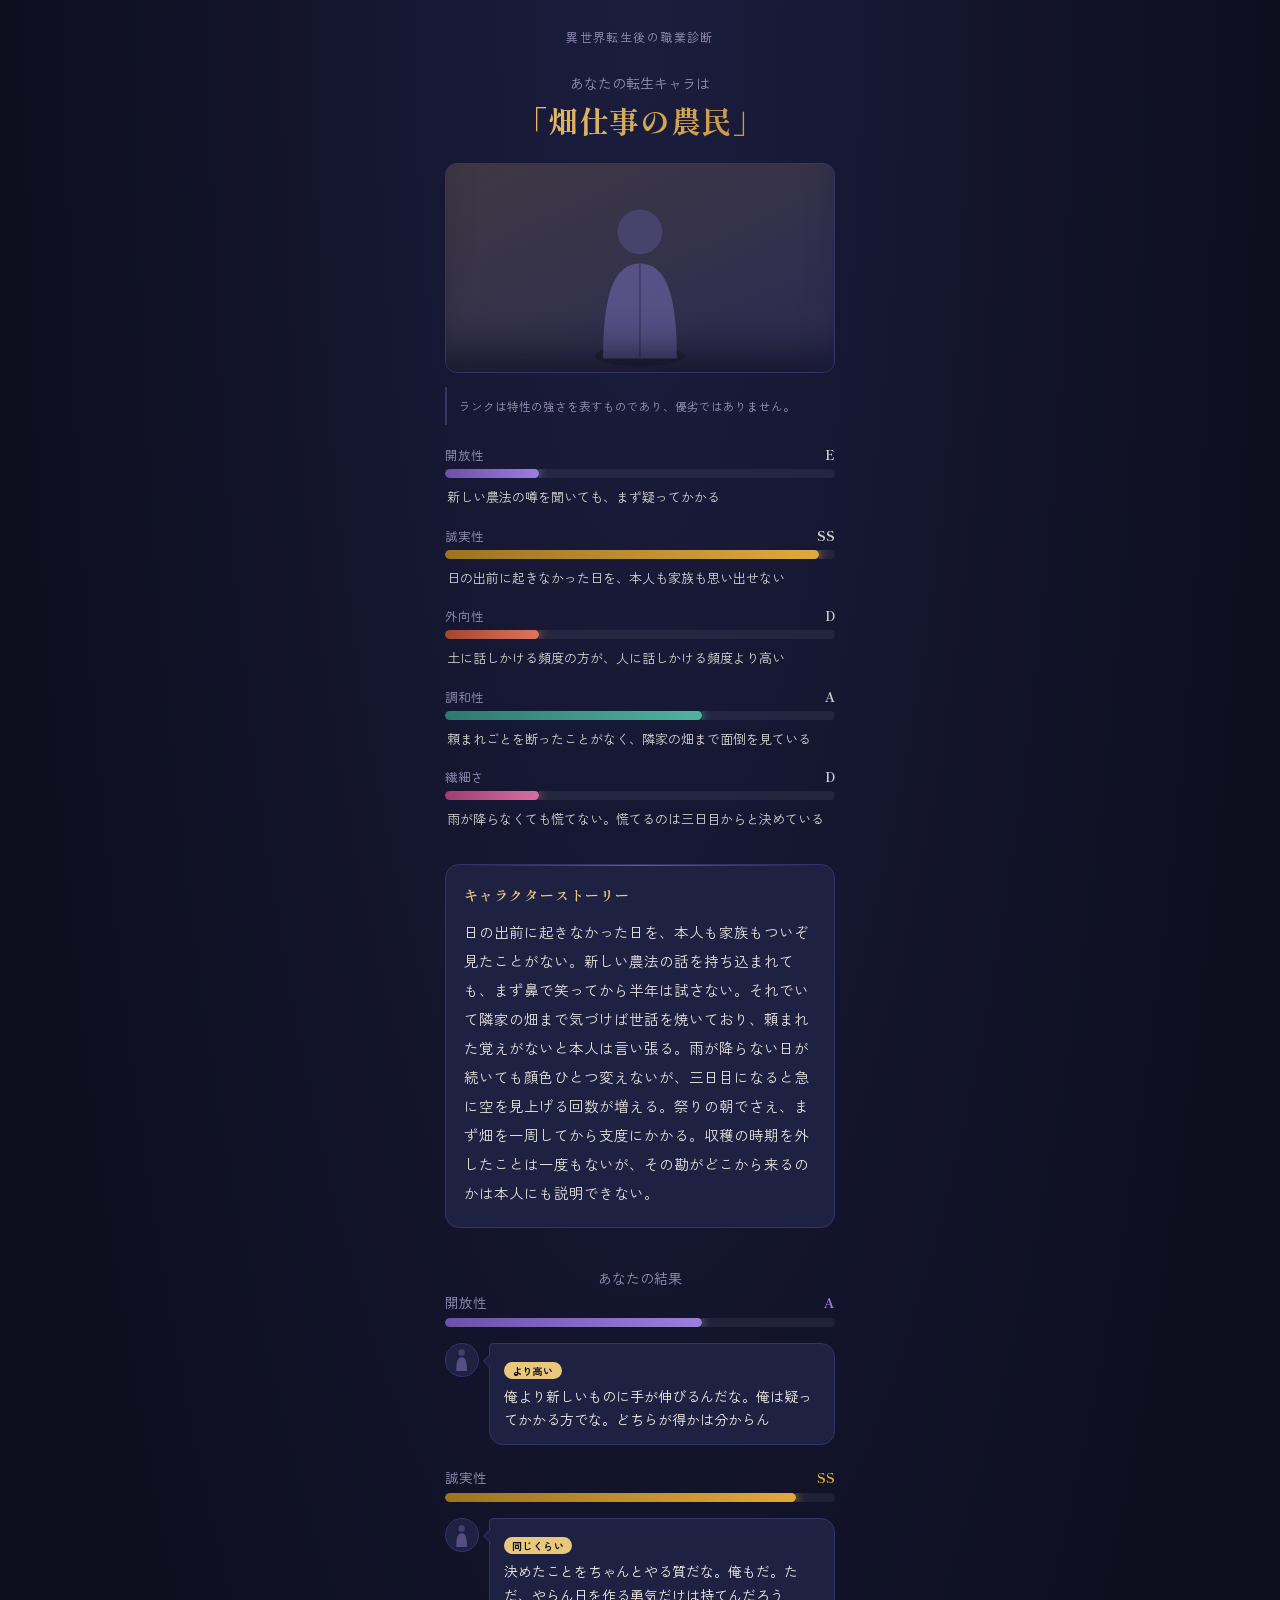
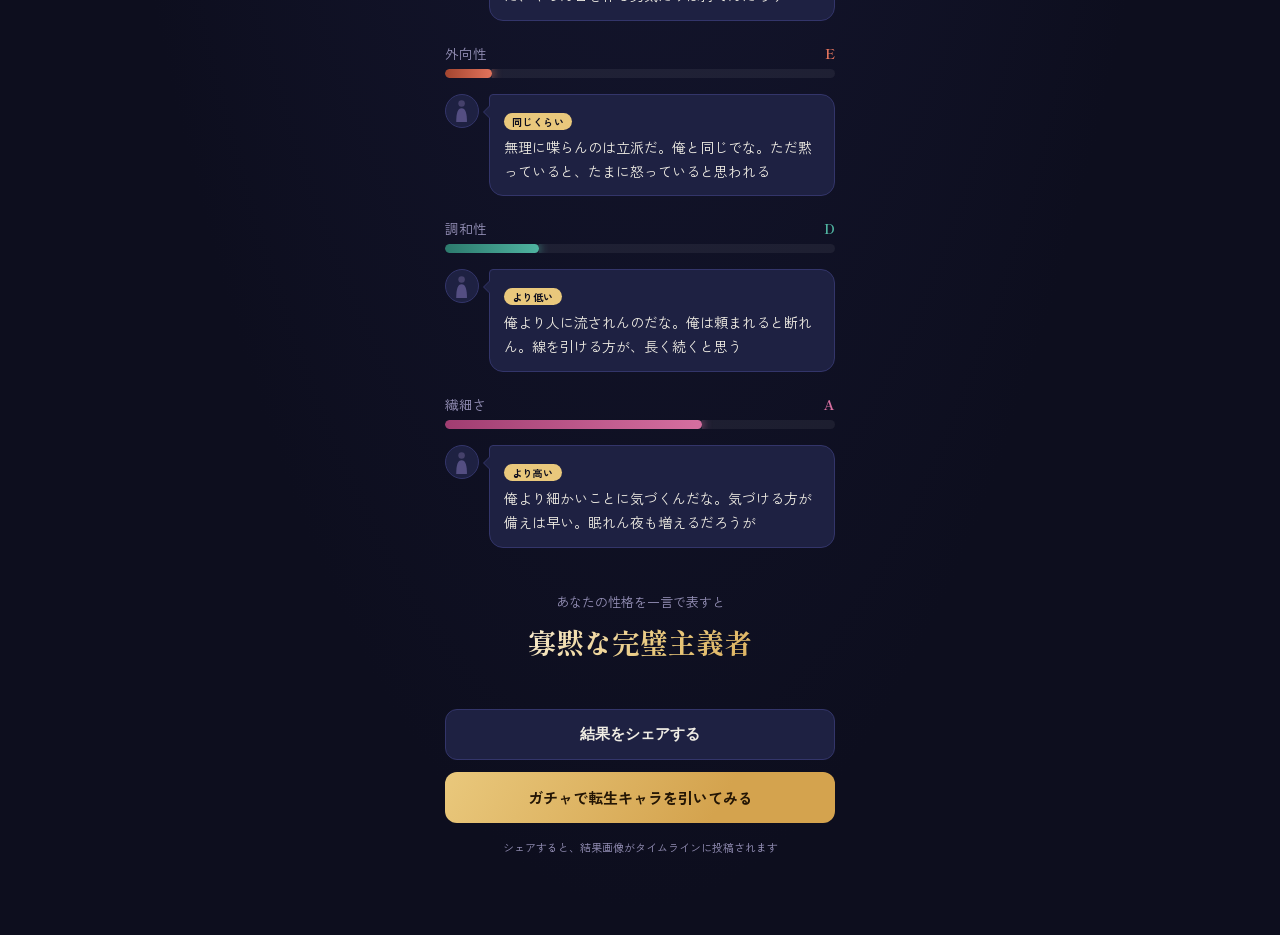
<file: docs/results_page_mockup.html>
<!DOCTYPE html>
<html lang="ja">
<head>
<meta charset="UTF-8">
<meta name="viewport" content="width=device-width, initial-scale=1.0">
<title>異世界転生後の職業診断 - 結果ページ</title>
<link rel="preconnect" href="https://fonts.googleapis.com">
<link rel="preconnect" href="https://fonts.gstatic.com" crossorigin>
<link href="https://fonts.googleapis.com/css2?family=Shippori+Mincho:wght@500;700;800&family=Zen+Kaku+Gothic+New:wght@400;500;700;900&display=swap" rel="stylesheet">
<style>
  :root{
    --bg:            #14152B;
    --bg-deep:       #0D0E1E;
    --surface:       #1E2142;
    --surface-line:  #33356A;
    --text:          #F0EDE4;
    --text-dim:      #9691B8;
    --gold:          #D4A34E;
    --gold-soft:     #E9C87C;

    --c-open:  #9B7EDE;
    --c-cons:  #E0A93A;
    --c-extr:  #E1735C;
    --c-agree: #4FB3A0;
    --c-sens:  #D66FA0;
  }

  *{ box-sizing:border-box; margin:0; padding:0; }

  body{
    background: radial-gradient(ellipse at top, #1B1D3E 0%, var(--bg-deep) 70%);
    color: var(--text);
    font-family:'Zen Kaku Gothic New', sans-serif;
    display:flex;
    justify-content:center;
    padding: 28px 0 80px;
  }

  .page{
    width:100%;
    max-width: 430px;
    padding: 0 20px;
  }

  /* -------- eyebrow / logo -------- */
  .brand{
    font-size: 12px;
    letter-spacing: 0.12em;
    color: var(--text-dim);
    text-align:center;
    margin-bottom: 28px;
  }

  /* -------- section 2: character intro -------- */
  .intro{
    text-align:center;
    margin-bottom: 6px;
  }
  .intro .lead{
    font-size: 14px;
    color: var(--text-dim);
    margin-bottom: 6px;
  }
  .intro .charname{
    font-family:'Shippori Mincho', serif;
    font-weight: 800;
    font-size: 30px;
    letter-spacing: 0.02em;
    background: linear-gradient(120deg, var(--gold-soft), var(--gold) 60%, #B9863A);
    -webkit-background-clip: text;
    background-clip: text;
    color: transparent;
    line-height:1.4;
  }

  .char-portrait{
    margin-top: 22px;
    width: 100%;
    height: 210px;
    border-radius: 12px;
    background:
      linear-gradient(155deg, rgba(212,163,78,.18), rgba(155,126,222,.10)),
      var(--surface);
    border: 1px solid var(--surface-line);
    display:flex;
    align-items:flex-end;
    justify-content:center;
    overflow:hidden;
    position:relative;
  }
  .char-portrait svg{ width:34%; height:auto; opacity:.92; }
  .char-portrait::after{
    content:"";
    position:absolute; inset:0;
    box-shadow: inset 0 -40px 40px -20px rgba(13,14,30,.7);
  }

  .char-factors{
    margin-top: 20px;
    display:flex;
    flex-direction:column;
    gap: 18px;
  }

  .gauge-row .g-top{
    display:flex; justify-content:space-between; align-items:baseline;
    font-size: 12.5px; margin-bottom: 5px;
  }
  .gauge-row .g-label{ color: var(--text-dim); }
  .gauge-row .g-rank{
    font-family:'Shippori Mincho', serif;
    font-weight:700; font-size: 13px; color: var(--text);
    opacity:.85;
  }
  .gauge-row .g-flavor{
    margin-top: 8px;
    font-size: 13px;
    line-height: 1.65;
    color: var(--text);
    opacity: .88;
    padding-left: 2px;
  }
  .g-track{
    height: 9px;
    border-radius: 6px;
    background: rgba(255,255,255,0.06);
    overflow:hidden;
    position:relative;
  }
  .g-fill{
    height:100%;
    border-radius:6px;
    width:0%;
    animation: fillbar 1.1s cubic-bezier(.2,.8,.25,1) forwards;
    animation-delay: .15s;
    position:relative;
  }
  .g-fill::after{
    content:"";
    position:absolute; inset:0;
    box-shadow: 0 0 10px 1px currentColor;
    opacity:.55;
  }
  @keyframes fillbar{ to{ width: var(--val); } }

  .open  .g-fill{ background: linear-gradient(90deg,#6C51A8, var(--c-open)); color: var(--c-open); }
  .cons  .g-fill{ background: linear-gradient(90deg,#9C7420, var(--c-cons)); color: var(--c-cons); }
  .extr  .g-fill{ background: linear-gradient(90deg,#A3452F, var(--c-extr)); color: var(--c-extr); }
  .agree .g-fill{ background: linear-gradient(90deg,#2C7A6D, var(--c-agree)); color: var(--c-agree); }
  .sens  .g-fill{ background: linear-gradient(90deg,#A03D71, var(--c-sens)); color: var(--c-sens); }

  .rank-note{
    margin-top: 14px;
    font-size: 11.5px;
    line-height:1.6;
    color: var(--text-dim);
    padding: 10px 12px;
    border-left: 2px solid var(--surface-line);
  }

  /* -------- section 3: diagnosisStory -------- */
  .story{
    margin-top: 34px;
    background: var(--surface);
    border: 1px solid var(--surface-line);
    border-radius: 14px;
    padding: 20px 18px;
    position: relative;
  }
  .story::before{
    content:"";
    position:absolute; left:18px; right:18px; top:0;
    height:1px;
    background: linear-gradient(90deg, transparent, var(--gold), transparent);
    opacity:.5;
  }
  .story h2{
    font-family:'Shippori Mincho', serif;
    font-size: 14px;
    color: var(--gold-soft);
    letter-spacing:.08em;
    margin-bottom: 12px;
  }
  .story p{
    font-size: 14.5px;
    line-height: 2;
    color: var(--text);
    opacity: .95;
  }

  /* -------- section 4: your result -------- */
  .yours{
    margin-top: 40px;
  }
  .yours .lead{
    font-size: 14px;
    color: var(--text-dim);
    text-align:center;
    margin-bottom: 4px;
  }
  .yours h2{
    font-family:'Shippori Mincho', serif;
    font-weight:800;
    font-size: 22px;
    text-align:center;
    margin-bottom: 22px;
    color: var(--text);
  }

  .factor-block{
    margin-bottom: 22px;
  }
  .factor-block:last-child{ margin-bottom:0; }
  .fb-top{
    display:flex; justify-content:space-between; align-items:baseline;
    margin-bottom: 6px;
  }
  .fb-top .fb-label{ font-size: 13.5px; color: var(--text-dim); }
  .fb-top .fb-rank{
    font-family:'Shippori Mincho', serif;
    font-weight:700; font-size: 13.5px;
  }
  .fb-comment{
    margin-top: 16px;
    display:flex;
    gap: 10px;
    align-items:flex-start;
  }
  .fb-avatar{
    flex: 0 0 34px;
    width: 34px; height: 34px;
    border-radius: 50%;
    background: var(--surface);
    border: 1px solid var(--surface-line);
    display:flex; align-items:center; justify-content:center;
    overflow:hidden;
  }
  .fb-avatar svg{ width:60%; height:auto; opacity:.9; }
  .fb-bubble{
    position:relative;
    flex:1;
    background: var(--surface);
    border: 1px solid var(--surface-line);
    border-radius: 4px 14px 14px 14px;
    padding: 12px 14px;
  }
  .fb-bubble::before{
    content:"";
    position:absolute;
    left:-7px; top:10px;
    width:0; height:0;
    border-top: 7px solid transparent;
    border-bottom: 7px solid transparent;
    border-right: 7px solid var(--surface-line);
  }
  .fb-bubble::after{
    content:"";
    position:absolute;
    left:-6px; top:10px;
    width:0; height:0;
    border-top: 7px solid transparent;
    border-bottom: 7px solid transparent;
    border-right: 7px solid var(--surface);
  }
  .fb-bubble p{
    font-size: 14px;
    line-height: 1.7;
    color: var(--text);
  }
  .fb-badge{
    display:inline-block;
    font-size:10px;
    letter-spacing:.04em;
    color: var(--bg-deep);
    background: var(--gold-soft);
    border-radius: 20px;
    padding: 1px 8px;
    margin-bottom: 6px;
    font-weight:700;
  }

  /* -------- section 5: catchphrase -------- */
  .catchphrase{
    margin-top: 44px;
    text-align:center;
  }
  .catchphrase .lead{
    font-size: 13px;
    color: var(--text-dim);
    margin-bottom: 10px;
  }
  .catchphrase .phrase{
    font-family:'Shippori Mincho', serif;
    font-weight:800;
    font-size: 28px;
    line-height:1.5;
    background: linear-gradient(120deg, #fff, var(--gold-soft) 55%, var(--gold));
    -webkit-background-clip:text;
    background-clip:text;
    color:transparent;
    padding: 0 10px;
  }

  /* -------- section 6: CTA -------- */
  .cta{
    margin-top: 46px;
    display:flex;
    flex-direction:column;
    gap: 12px;
  }
  .btn{
    display:flex;
    align-items:center;
    justify-content:center;
    gap:8px;
    padding: 15px;
    border-radius: 12px;
    font-size: 15px;
    font-weight:700;
    text-decoration:none;
    cursor:pointer;
    border: none;
  }
  .btn-share{
    background: var(--surface);
    color: var(--text);
    border: 1px solid var(--surface-line);
  }
  .btn-gacha{
    background: linear-gradient(120deg, var(--gold-soft), var(--gold) 70%);
    color: #241605;
  }
  .cta-note{
    text-align:center;
    font-size: 11px;
    color: var(--text-dim);
    margin-top: 4px;
  }
</style>
</head>
<body>
<div class="page">

  <div class="brand">異世界転生後の職業診断</div>

  <!-- ============ 2. あなたの転生キャラは ============ -->
  <div class="intro">
    <div class="lead">あなたの転生キャラは</div>
    <div class="charname">「畑仕事の農民」</div>
  </div>

  <div class="char-portrait">
    <!-- placeholder silhouette. 実装時は imageKey: n_farmer の立ち絵に差し替え -->
    <svg viewBox="0 0 100 140" fill="none">
      <ellipse cx="50" cy="128" rx="34" ry="8" fill="#000" opacity=".25"/>
      <circle cx="50" cy="34" r="17" fill="#4A4570"/>
      <path d="M22 130 C22 82 30 58 50 58 C70 58 78 82 78 130 Z" fill="#5A548A"/>
      <path d="M50 58 L50 130" stroke="#3C3862" stroke-width="1"/>
    </svg>
  </div>

  <div class="rank-note">
    ランクは特性の強さを表すものであり、優劣ではありません。
  </div>

  <div class="char-factors">
    <div class="gauge-row open">
      <div class="g-top"><span class="g-label">開放性</span><span class="g-rank">E</span></div>
      <div class="g-track"><div class="g-fill" style="--val:24%"></div></div>
      <p class="g-flavor">新しい農法の噂を聞いても、まず疑ってかかる</p>
    </div>
    <div class="gauge-row cons">
      <div class="g-top"><span class="g-label">誠実性</span><span class="g-rank">SS</span></div>
      <div class="g-track"><div class="g-fill" style="--val:96%"></div></div>
      <p class="g-flavor">日の出前に起きなかった日を、本人も家族も思い出せない</p>
    </div>
    <div class="gauge-row extr">
      <div class="g-top"><span class="g-label">外向性</span><span class="g-rank">D</span></div>
      <div class="g-track"><div class="g-fill" style="--val:24%"></div></div>
      <p class="g-flavor">土に話しかける頻度の方が、人に話しかける頻度より高い</p>
    </div>
    <div class="gauge-row agree">
      <div class="g-top"><span class="g-label">調和性</span><span class="g-rank">A</span></div>
      <div class="g-track"><div class="g-fill" style="--val:66%"></div></div>
      <p class="g-flavor">頼まれごとを断ったことがなく、隣家の畑まで面倒を見ている</p>
    </div>
    <div class="gauge-row sens">
      <div class="g-top"><span class="g-label">繊細さ</span><span class="g-rank">D</span></div>
      <div class="g-track"><div class="g-fill" style="--val:24%"></div></div>
      <p class="g-flavor">雨が降らなくても慌てない。慌てるのは三日目からと決めている</p>
    </div>
  </div>

  <!-- ============ 3. diagnosisStory ============ -->
  <div class="story">
    <h2>キャラクターストーリー</h2>
    <p>日の出前に起きなかった日を、本人も家族もついぞ見たことがない。新しい農法の話を持ち込まれても、まず鼻で笑ってから半年は試さない。それでいて隣家の畑まで気づけば世話を焼いており、頼まれた覚えがないと本人は言い張る。雨が降らない日が続いても顔色ひとつ変えないが、三日目になると急に空を見上げる回数が増える。祭りの朝でさえ、まず畑を一周してから支度にかかる。収穫の時期を外したことは一度もないが、その勘がどこから来るのかは本人にも説明できない。</p>
  </div>

  <!-- ============ 4. あなたの結果 ============ -->
  <div class="yours">
    <div class="lead">あなたの結果</div>

    <div class="factor-block">
      <div class="fb-top"><span class="fb-label">開放性</span><span class="fb-rank" style="color:var(--c-open)">A</span></div>
      <div class="g-track"><div class="g-fill" style="--val:66%;background:linear-gradient(90deg,#6C51A8,var(--c-open));color:var(--c-open)"></div></div>
      <div class="fb-comment">
        <div class="fb-avatar"><svg viewBox="0 0 100 140" fill="none"><circle cx="50" cy="34" r="17" fill="#4A4570"/><path d="M22 130 C22 82 30 58 50 58 C70 58 78 82 78 130 Z" fill="#5A548A"/></svg></div>
        <div class="fb-bubble">
          <span class="fb-badge">より高い</span>
          <p>俺より新しいものに手が伸びるんだな。俺は疑ってかかる方でな。どちらが得かは分からん</p>
        </div>
      </div>
    </div>

    <div class="factor-block">
      <div class="fb-top"><span class="fb-label">誠実性</span><span class="fb-rank" style="color:var(--c-cons)">SS</span></div>
      <div class="g-track"><div class="g-fill" style="--val:90%;background:linear-gradient(90deg,#9C7420,var(--c-cons));color:var(--c-cons)"></div></div>
      <div class="fb-comment">
        <div class="fb-avatar"><svg viewBox="0 0 100 140" fill="none"><circle cx="50" cy="34" r="17" fill="#4A4570"/><path d="M22 130 C22 82 30 58 50 58 C70 58 78 82 78 130 Z" fill="#5A548A"/></svg></div>
        <div class="fb-bubble">
          <span class="fb-badge">同じくらい</span>
          <p>決めたことをちゃんとやる質だな。俺もだ。ただ、やらん日を作る勇気だけは持てんだろう</p>
        </div>
      </div>
    </div>

    <div class="factor-block">
      <div class="fb-top"><span class="fb-label">外向性</span><span class="fb-rank" style="color:var(--c-extr)">E</span></div>
      <div class="g-track"><div class="g-fill" style="--val:12%;background:linear-gradient(90deg,#A3452F,var(--c-extr));color:var(--c-extr)"></div></div>
      <div class="fb-comment">
        <div class="fb-avatar"><svg viewBox="0 0 100 140" fill="none"><circle cx="50" cy="34" r="17" fill="#4A4570"/><path d="M22 130 C22 82 30 58 50 58 C70 58 78 82 78 130 Z" fill="#5A548A"/></svg></div>
        <div class="fb-bubble">
          <span class="fb-badge">同じくらい</span>
          <p>無理に喋らんのは立派だ。俺と同じでな。ただ黙っていると、たまに怒っていると思われる</p>
        </div>
      </div>
    </div>

    <div class="factor-block">
      <div class="fb-top"><span class="fb-label">調和性</span><span class="fb-rank" style="color:var(--c-agree)">D</span></div>
      <div class="g-track"><div class="g-fill" style="--val:24%;background:linear-gradient(90deg,#2C7A6D,var(--c-agree));color:var(--c-agree)"></div></div>
      <div class="fb-comment">
        <div class="fb-avatar"><svg viewBox="0 0 100 140" fill="none"><circle cx="50" cy="34" r="17" fill="#4A4570"/><path d="M22 130 C22 82 30 58 50 58 C70 58 78 82 78 130 Z" fill="#5A548A"/></svg></div>
        <div class="fb-bubble">
          <span class="fb-badge">より低い</span>
          <p>俺より人に流されんのだな。俺は頼まれると断れん。線を引ける方が、長く続くと思う</p>
        </div>
      </div>
    </div>

    <div class="factor-block">
      <div class="fb-top"><span class="fb-label">繊細さ</span><span class="fb-rank" style="color:var(--c-sens)">A</span></div>
      <div class="g-track"><div class="g-fill" style="--val:66%;background:linear-gradient(90deg,#A03D71,var(--c-sens));color:var(--c-sens)"></div></div>
      <div class="fb-comment">
        <div class="fb-avatar"><svg viewBox="0 0 100 140" fill="none"><circle cx="50" cy="34" r="17" fill="#4A4570"/><path d="M22 130 C22 82 30 58 50 58 C70 58 78 82 78 130 Z" fill="#5A548A"/></svg></div>
        <div class="fb-bubble">
          <span class="fb-badge">より高い</span>
          <p>俺より細かいことに気づくんだな。気づける方が備えは早い。眠れん夜も増えるだろうが</p>
        </div>
      </div>
    </div>
  </div>

  <!-- ============ 5. あなたの性格 ============ -->
  <div class="catchphrase">
    <div class="lead">あなたの性格を一言で表すと</div>
    <div class="phrase">寡黙な完璧主義者</div>
  </div>

  <!-- ============ 6. CTA ============ -->
  <div class="cta">
    <button class="btn btn-share">結果をシェアする</button>
    <a href="#" class="btn btn-gacha">ガチャで転生キャラを引いてみる</a>
    <div class="cta-note">シェアすると、結果画像がタイムラインに投稿されます</div>
  </div>

</div>
</body>
</html>
</file>
